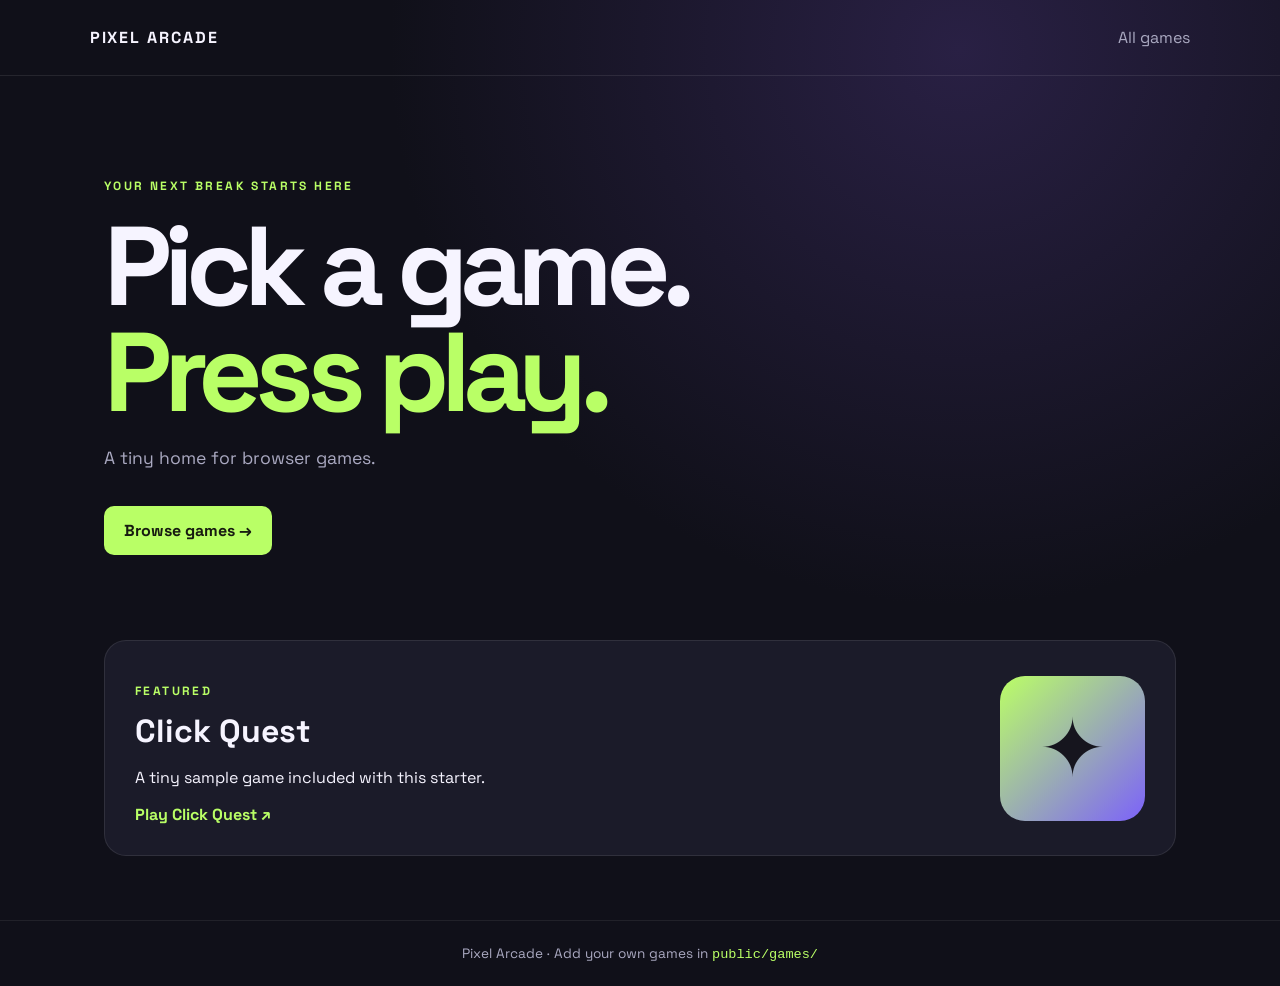
<file: index.html>
<!doctype html>
<html lang="en"><head><meta charset="utf-8"><meta name="viewport" content="width=device-width,initial-scale=1">
<title>Pixel Arcade</title><link rel="stylesheet" href="/styles.css"></head>
<body><header class="top"><a class="brand" href="/">PIXEL ARCADE</a><nav><a href="/games.html">All games</a></nav></header>
<main class="hero"><p class="eyebrow">YOUR NEXT BREAK STARTS HERE</p><h1>Pick a game.<br><span>Press play.</span></h1>
<p class="sub">A tiny home for browser games.</p><a class="button" href="/games.html">Browse games →</a>
<section class="feature"><div><p class="eyebrow">FEATURED</p><h2>Click Quest</h2><p>A tiny sample game included with this starter.</p><a href="/games/click-quest/">Play Click Quest ↗</a></div><div class="tile">✦</div></section>
</main><footer>Pixel Arcade · Add your own games in <code>public/games/</code></footer></body></html>
</file>
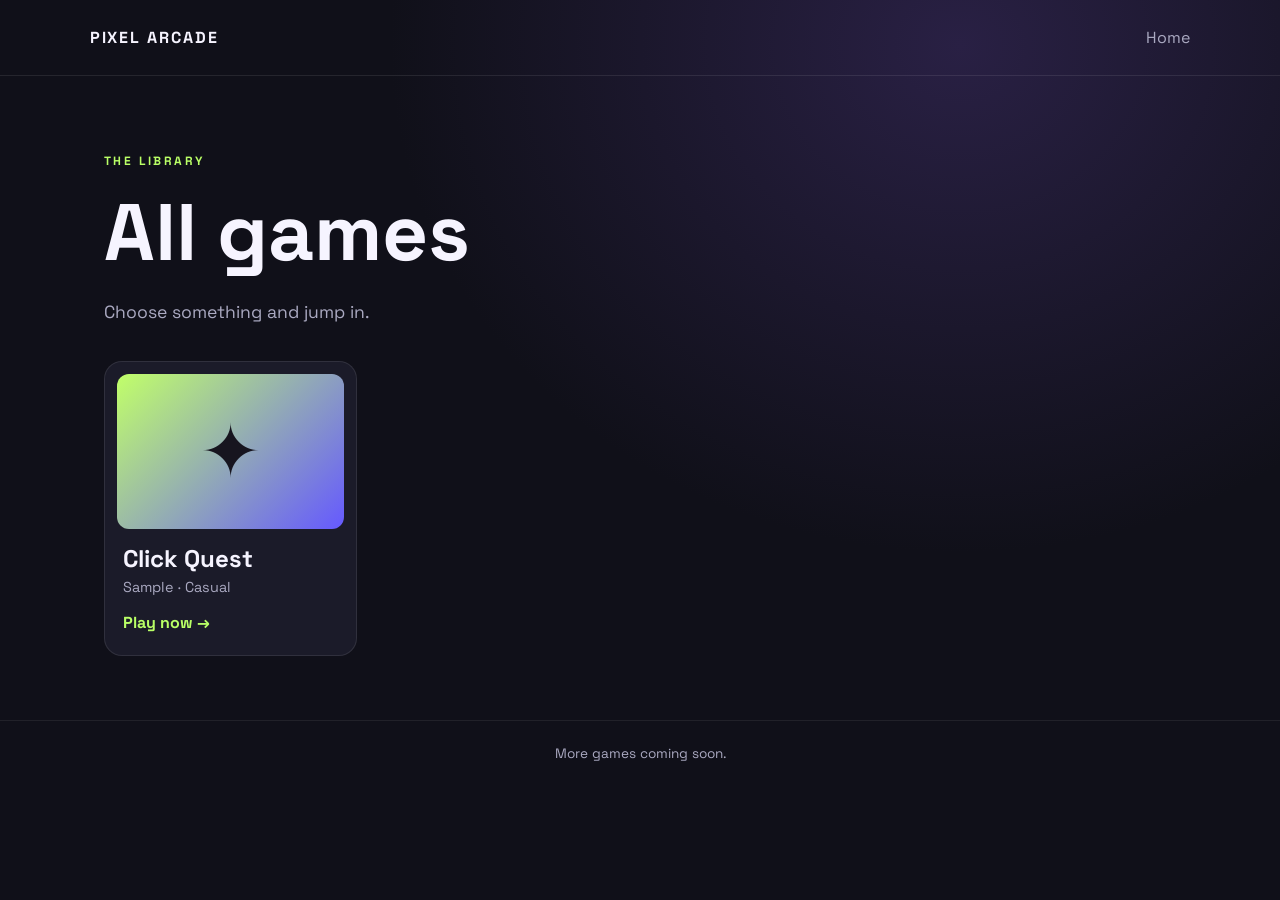
<file: games.html>
<!doctype html>
<html lang="en"><head><meta charset="utf-8"><meta name="viewport" content="width=device-width,initial-scale=1">
<title>All Games · Pixel Arcade</title><link rel="stylesheet" href="/styles.css"></head>
<body><header class="top"><a class="brand" href="/">PIXEL ARCADE</a><nav><a href="/">Home</a></nav></header>
<main class="page"><p class="eyebrow">THE LIBRARY</p><h1>All games</h1><p class="sub">Choose something and jump in.</p>
<div class="games-grid">
<a class="game-card" href="/games/click-quest/"><div class="cover cover-a">✦</div><h2>Click Quest</h2><p>Sample · Casual</p><span>Play now →</span></a>
<!-- Add another game-card for each game folder you add. -->
</div></main><footer>More games coming soon.</footer></body></html>
</file>
<file: styles.css>
@import url('https://fonts.googleapis.com/css2?family=Space+Grotesk:wght@400;500;600;700&display=swap');
:root{color-scheme:dark;--bg:#101019;--panel:#1b1b29;--text:#f6f4ff;--muted:#aaa9c1;--accent:#b9ff66}
*{box-sizing:border-box}body{margin:0;background:radial-gradient(ellipse at 75% 5%,#292044 0,transparent 42%),var(--bg);color:var(--text);font-family:'Space Grotesk',system-ui,sans-serif;min-height:100vh}
a{color:inherit;text-decoration:none}.top{height:76px;display:flex;align-items:center;justify-content:space-between;padding:0 clamp(20px,7vw,100px);border-bottom:1px solid #ffffff16}.brand{font-weight:700;letter-spacing:.12em}.top nav a{color:var(--muted)}.hero,.page{max-width:1120px;margin:auto;padding:90px 24px 64px}.eyebrow{font-size:.75rem;letter-spacing:.2em;color:var(--accent);font-weight:700}.hero h1{font-size:clamp(3.3rem,9vw,7rem);line-height:.95;letter-spacing:-.07em;margin:20px 0}.hero h1 span{color:var(--accent)}.sub{color:var(--muted);font-size:1.1rem}.button{display:inline-block;background:var(--accent);color:#171b10;padding:14px 20px;border-radius:10px;font-weight:700;margin-top:20px}.feature{display:flex;align-items:center;justify-content:space-between;background:var(--panel);border:1px solid #ffffff17;border-radius:22px;padding:30px;margin-top:85px;gap:20px}.feature h2{font-size:2rem;margin:.4rem 0}.feature a,.game-card span{color:var(--accent);font-weight:700}.tile{display:grid;place-items:center;width:145px;height:145px;border-radius:25px;background:linear-gradient(135deg,#bbff65,#7c62fa);color:#16151e;font-size:5rem}.page{padding-top:65px}.page h1{font-size:clamp(2.7rem,7vw,5rem);margin:12px 0}.games-grid{display:grid;grid-template-columns:repeat(auto-fill,minmax(210px,1fr));gap:20px;margin-top:38px}.game-card{display:block;background:var(--panel);border:1px solid #ffffff18;border-radius:18px;padding:12px;transition:transform .15s,border-color .15s}.game-card:hover{transform:translateY(-4px);border-color:var(--accent)}.cover{height:155px;border-radius:12px;display:grid;place-items:center;font-size:4.6rem;color:#17151f}.cover-a{background:linear-gradient(135deg,#c1ff69,#6559ff)}.game-card h2{margin:14px 6px 4px}.game-card p{margin:0 6px 16px;color:var(--muted);font-size:.9rem}.game-card span{display:block;margin:0 6px 10px}footer{padding:24px;text-align:center;color:var(--muted);font-size:.85rem;border-top:1px solid #ffffff12}code{color:var(--accent)}@media(max-width:600px){.hero{padding-top:62px}.feature{margin-top:55px;padding:22px}.tile{width:84px;height:84px;font-size:3rem}}
</file>
